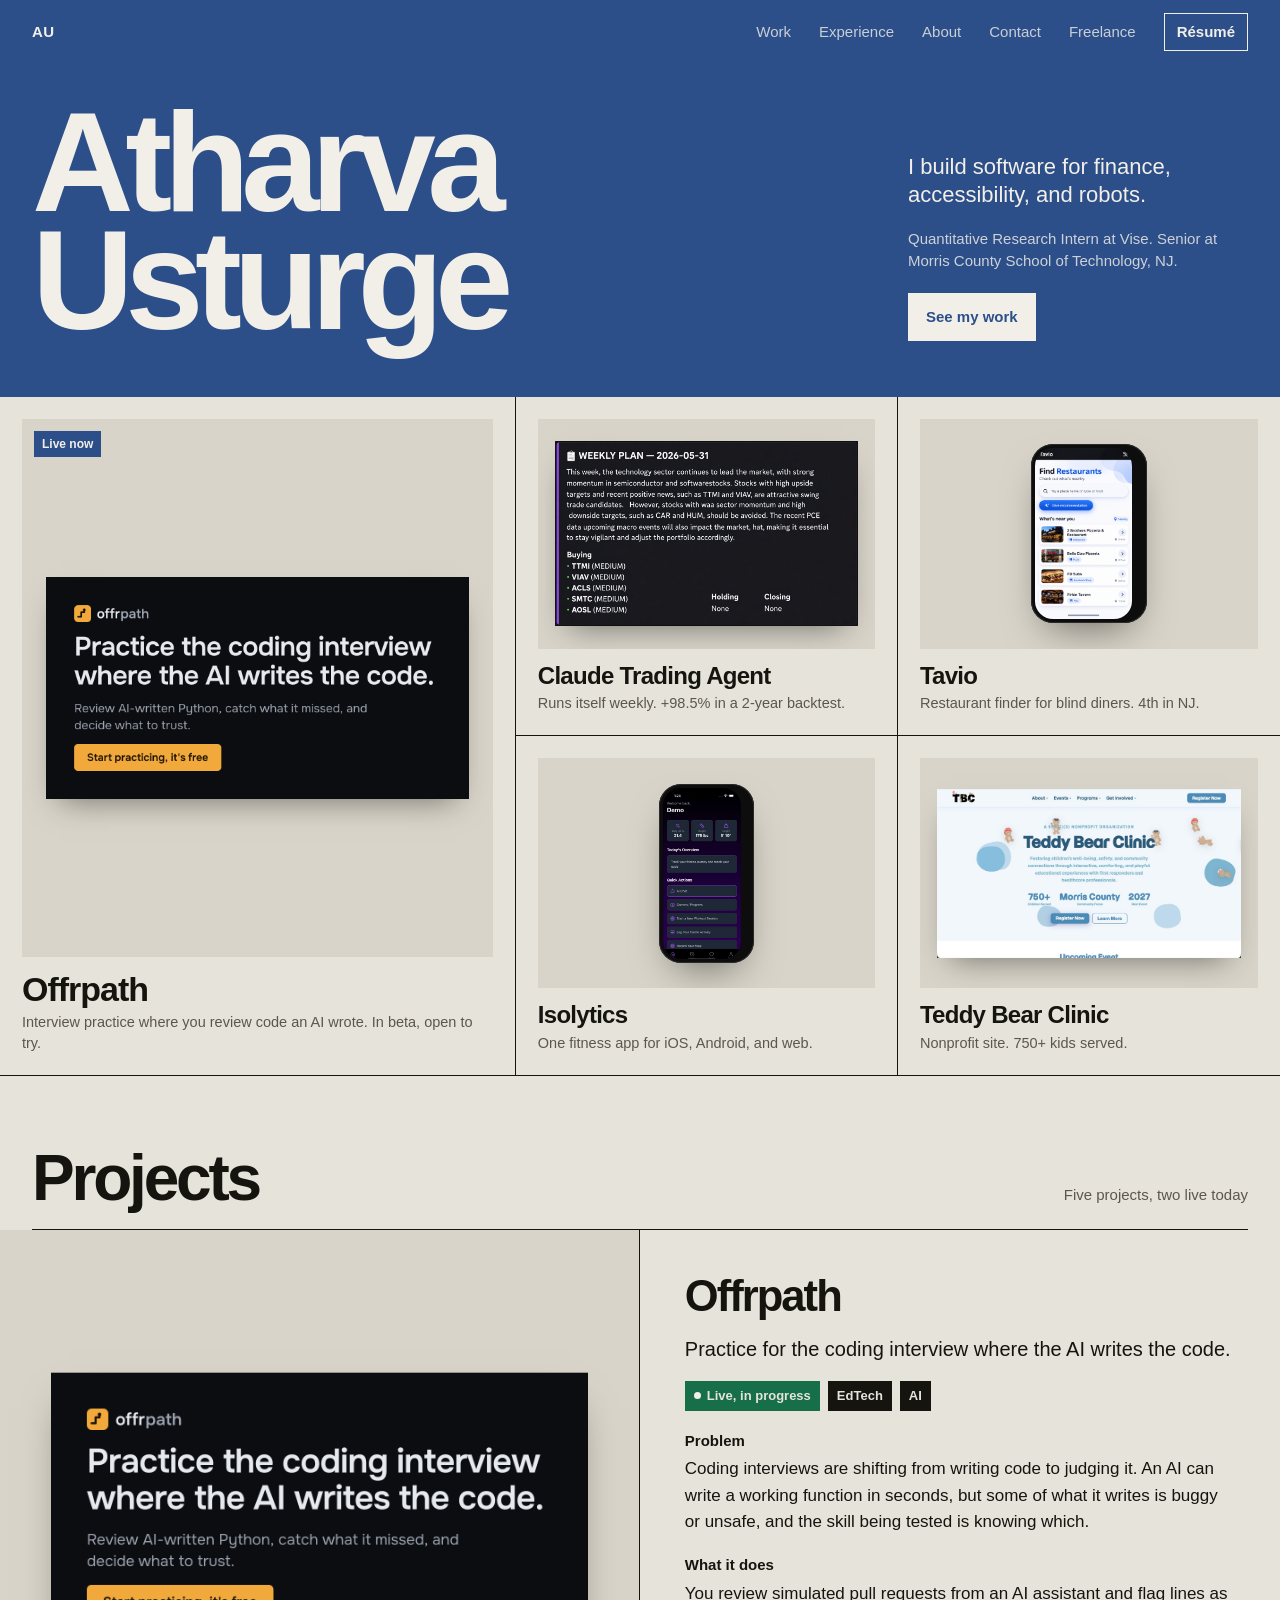
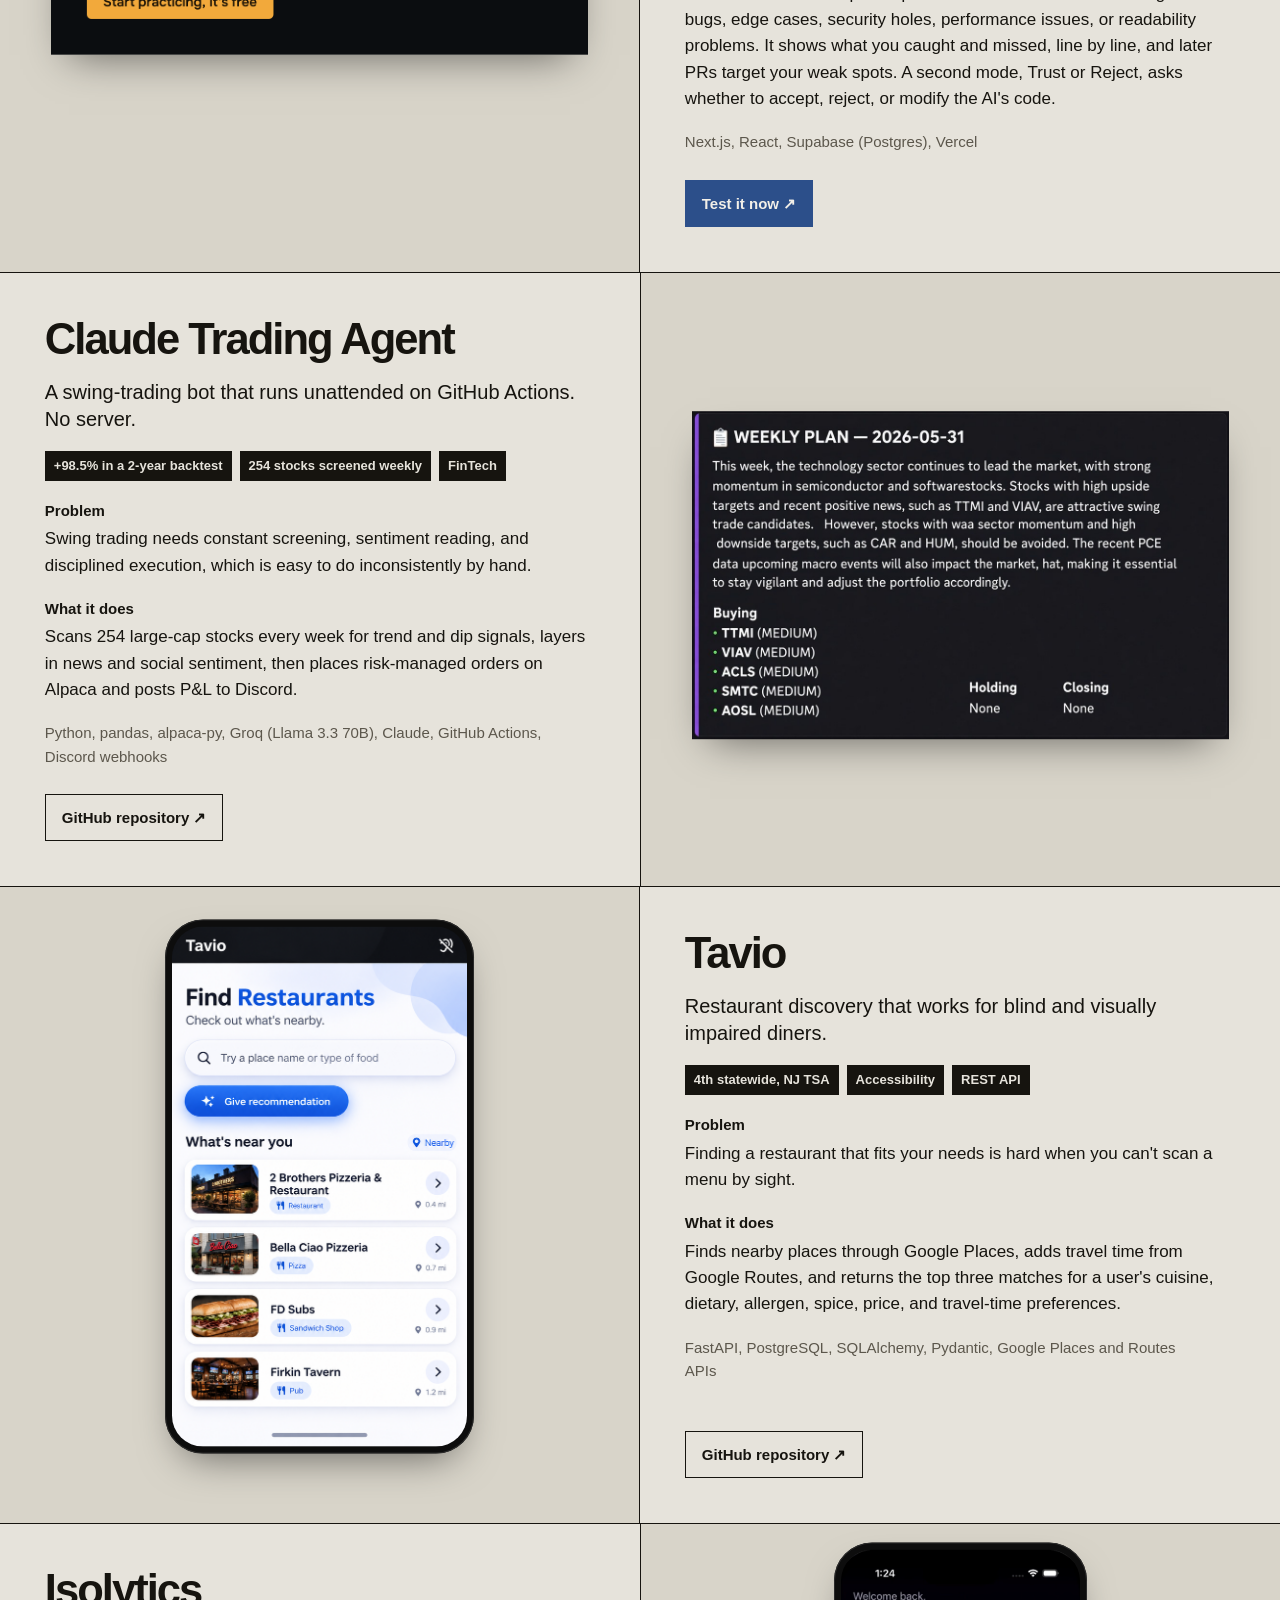
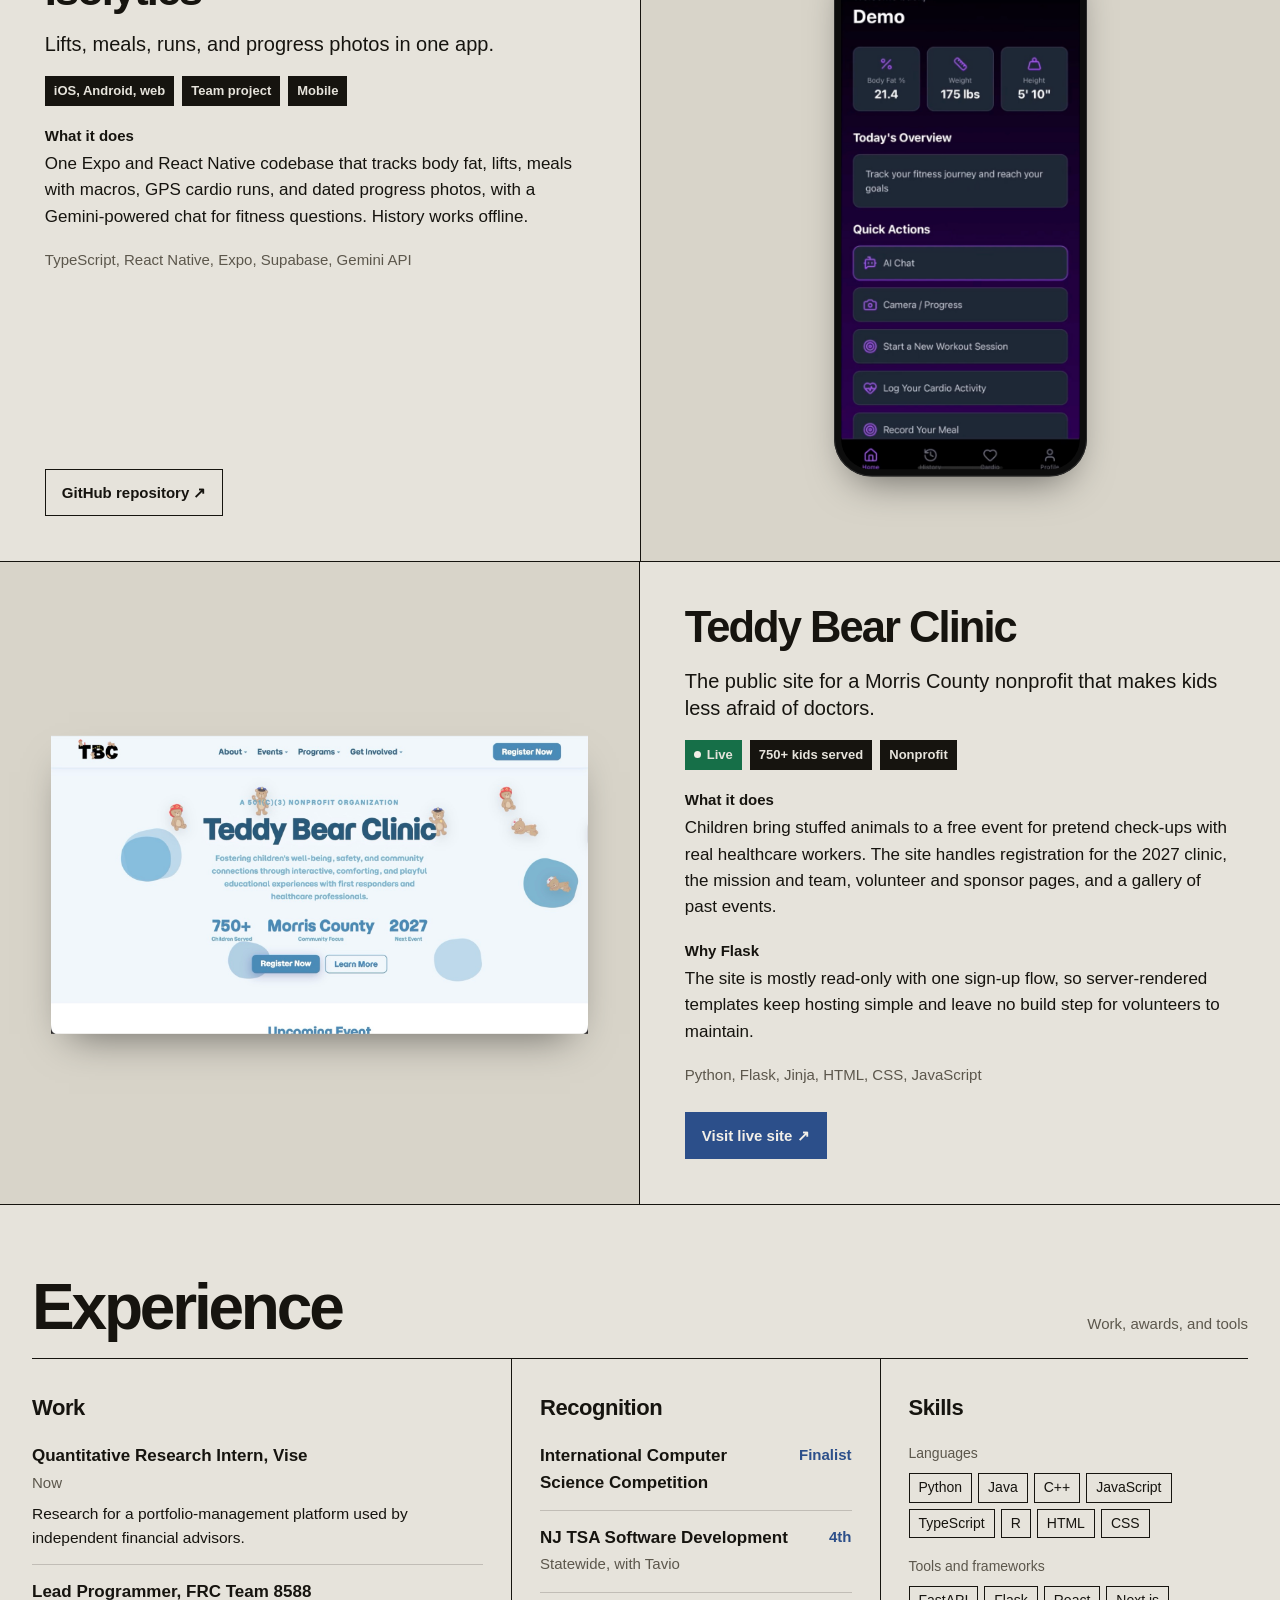
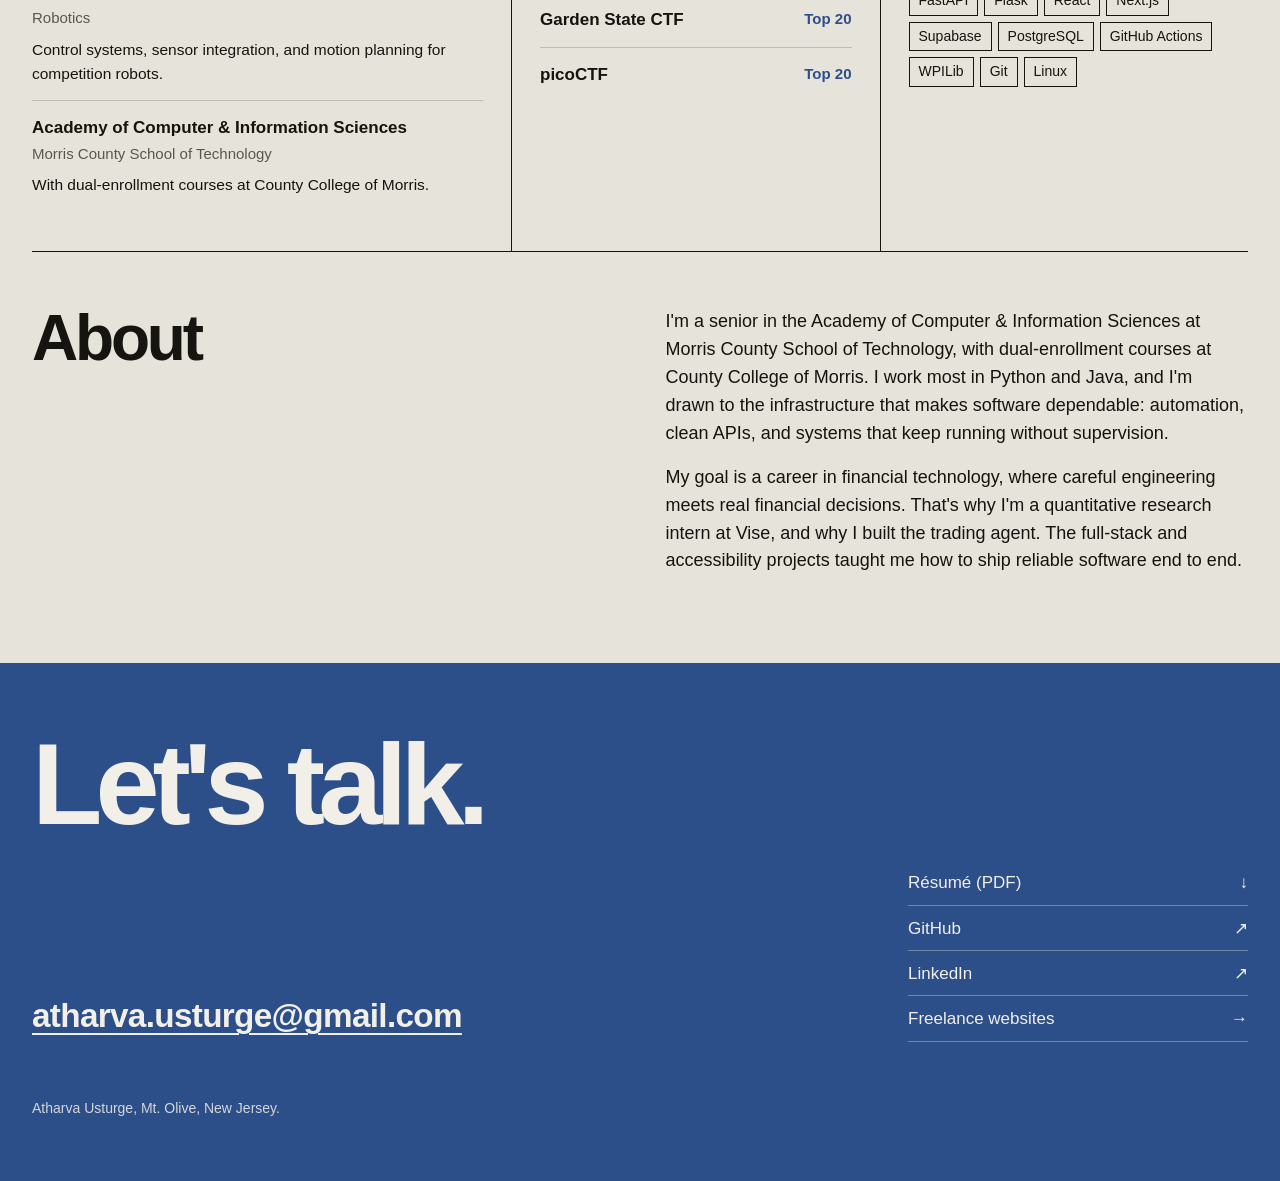
<file: index.html>
<!DOCTYPE html>
<html lang="en">

<head>
  <meta charset="UTF-8" />
  <meta name="viewport" content="width=device-width, initial-scale=1.0" />
  <title>Atharva Usturge · Portfolio</title>
  <meta name="description"
    content="Atharva Usturge: Quantitative Research Intern at Vise and senior at Morris County School of Technology. Software for finance, accessibility, and robots." />
  <link rel="icon" href="assets/favicon.svg" type="image/svg+xml" />
  <link rel="icon" href="assets/favicon-32.png" type="image/png" sizes="32x32" />
  <link rel="apple-touch-icon" href="assets/apple-touch-icon.png" />
  <link rel="stylesheet" href="style.css?v=6" />
</head>

<body>
<a class="skip" href="#work">Skip to projects</a>

<header><div class="wrap">
  <a class="au" href="#top">AU</a>
  <nav aria-label="Primary">
    <a href="#work">Work</a><a href="#experience">Experience</a><a href="#about">About</a><a href="#contact">Contact</a><a class="keep" href="/freelance">Freelance</a>
    <a class="nav-btn" href="AtharvaUsturge-ResumeCopy.pdf">Résumé</a>
  </nav>
</div></header>

<main id="top">
  <div class="band">
    <section class="wrap hero">
      <h1>Atharva<br>Usturge</h1>
      <div class="side">
        <p>I build software for finance, accessibility, and robots.</p>
        <small>Quantitative Research Intern at Vise. Senior at Morris County School of Technology, NJ.</small>
        <a class="btn-on" href="#work">See my work</a>
      </div>
    </section>
  </div>

  <!-- Project grid -->
  <section class="grid" aria-label="Projects overview">
    <a class="tile tile--big" href="#offrpath"><span class="k">Live now</span><div class="shot"><img src="assets/Offrpath.png" alt="Offrpath landing page"></div><div><h2>Offrpath</h2><p>Interview practice where you review code an AI wrote. In beta, open to try.</p></div></a>
    <a class="tile" href="#trading"><div class="shot"><img src="assets/trading-discord.jpg" alt="Trading bot posting to Discord"></div><div><h2>Claude Trading Agent</h2><p>Runs itself weekly. +98.5% in a 2-year backtest.</p></div></a>
    <a class="tile" href="#tavio"><div class="shot"><span class="phone"><img src="assets/tavio-screen.png" alt="Tavio app screen"></span></div><div><h2>Tavio</h2><p>Restaurant finder for blind diners. 4th in NJ.</p></div></a>
    <a class="tile" href="#isolytics"><div class="shot"><span class="phone"><img src="assets/isolytics-screen.png" alt="Isolytics app on iOS"></span></div><div><h2>Isolytics</h2><p>One fitness app for iOS, Android, and web.</p></div></a>
    <a class="tile" href="#tbc"><div class="shot"><img src="assets/tbc-site.jpg" alt="Teddy Bear Clinic website"></div><div><h2>Teddy Bear Clinic</h2><p>Nonprofit site. 750+ kids served.</p></div></a>
  </section>

  <!-- Project details -->
  <div class="wrap" id="work">
    <div class="section-title"><h2>Projects</h2><span>Five projects, two live today</span></div>
  </div>

  <article class="project" id="offrpath">
    <div class="project__shot"><img src="assets/Offrpath.png" alt="Offrpath landing page" loading="lazy"></div>
    <div class="project__text">
      <h3>Offrpath</h3>
      <p class="project__line">Practice for the coding interview where the AI writes the code.</p>
      <div class="facts"><span class="fact fact--live">Live, in progress</span><span class="fact">EdTech</span><span class="fact">AI</span></div>
      <div><h4>Problem</h4><p>Coding interviews are shifting from writing code to judging it. An AI can write a working function in seconds, but some of what it writes is buggy or unsafe, and the skill being tested is knowing which.</p></div>
      <div><h4>What it does</h4><p>You review simulated pull requests from an AI assistant and flag lines as bugs, edge cases, security holes, performance issues, or readability problems. It shows what you caught and missed, line by line, and later PRs target your weak spots. A second mode, Trust or Reject, asks whether to accept, reject, or modify the AI's code.</p></div>
      <p class="stack">Next.js, React, Supabase (Postgres), Vercel</p>
      <div class="links"><a class="btn btn--solid" href="https://offrpath.vercel.app" target="_blank" rel="noopener">Test it now ↗</a></div>
    </div>
  </article>

  <article class="project" id="trading">
    <div class="project__shot"><img src="assets/trading-discord.jpg" alt="Trade execution and P&amp;L update posted to Discord" loading="lazy"></div>
    <div class="project__text">
      <h3>Claude Trading Agent</h3>
      <p class="project__line">A swing-trading bot that runs unattended on GitHub Actions. No server.</p>
      <div class="facts"><span class="fact">+98.5% in a 2-year backtest</span><span class="fact">254 stocks screened weekly</span><span class="fact">FinTech</span></div>
      <div><h4>Problem</h4><p>Swing trading needs constant screening, sentiment reading, and disciplined execution, which is easy to do inconsistently by hand.</p></div>
      <div><h4>What it does</h4><p>Scans 254 large-cap stocks every week for trend and dip signals, layers in news and social sentiment, then places risk-managed orders on Alpaca and posts P&amp;L to Discord.</p></div>
      <p class="stack">Python, pandas, alpaca-py, Groq (Llama 3.3 70B), Claude, GitHub Actions, Discord webhooks</p>
      <div class="links"><a class="btn" href="https://github.com/atharvausturge/ClaudeTradingAgent" target="_blank" rel="noopener">GitHub repository ↗</a></div>
    </div>
  </article>

  <article class="project" id="tavio">
    <div class="project__shot"><span class="phone"><img src="assets/tavio-screen.png" alt="Tavio app showing nearby restaurants" loading="lazy"></span></div>
    <div class="project__text">
      <h3>Tavio</h3>
      <p class="project__line">Restaurant discovery that works for blind and visually impaired diners.</p>
      <div class="facts"><span class="fact">4th statewide, NJ TSA</span><span class="fact">Accessibility</span><span class="fact">REST API</span></div>
      <div><h4>Problem</h4><p>Finding a restaurant that fits your needs is hard when you can't scan a menu by sight.</p></div>
      <div><h4>What it does</h4><p>Finds nearby places through Google Places, adds travel time from Google Routes, and returns the top three matches for a user's cuisine, dietary, allergen, spice, price, and travel-time preferences.</p></div>
      <p class="stack">FastAPI, PostgreSQL, SQLAlchemy, Pydantic, Google Places and Routes APIs</p>
      <div class="links"><a class="btn" href="https://github.com/atharvausturge/Tavio-Backend" target="_blank" rel="noopener">GitHub repository ↗</a></div>
    </div>
  </article>

  <article class="project" id="isolytics">
    <div class="project__shot"><span class="phone"><img src="assets/isolytics-screen.png" alt="Isolytics home screen on iOS" loading="lazy"></span></div>
    <div class="project__text">
      <h3>Isolytics</h3>
      <p class="project__line">Lifts, meals, runs, and progress photos in one app.</p>
      <div class="facts"><span class="fact">iOS, Android, web</span><span class="fact">Team project</span><span class="fact">Mobile</span></div>
      <div><h4>What it does</h4><p>One Expo and React Native codebase that tracks body fat, lifts, meals with macros, GPS cardio runs, and dated progress photos, with a Gemini-powered chat for fitness questions. History works offline.</p></div>
      <p class="stack">TypeScript, React Native, Expo, Supabase, Gemini API</p>
      <div class="links"><a class="btn" href="https://github.com/ayaang12/isolytics" target="_blank" rel="noopener">GitHub repository ↗</a></div>
    </div>
  </article>

  <article class="project" id="tbc">
    <div class="project__shot"><img src="assets/tbc-site.jpg" alt="Teddy Bear Clinic website" loading="lazy"></div>
    <div class="project__text">
      <h3>Teddy Bear Clinic</h3>
      <p class="project__line">The public site for a Morris County nonprofit that makes kids less afraid of doctors.</p>
      <div class="facts"><span class="fact fact--live">Live</span><span class="fact">750+ kids served</span><span class="fact">Nonprofit</span></div>
      <div><h4>What it does</h4><p>Children bring stuffed animals to a free event for pretend check-ups with real healthcare workers. The site handles registration for the 2027 clinic, the mission and team, volunteer and sponsor pages, and a gallery of past events.</p></div>
      <div><h4>Why Flask</h4><p>The site is mostly read-only with one sign-up flow, so server-rendered templates keep hosting simple and leave no build step for volunteers to maintain.</p></div>
      <p class="stack">Python, Flask, Jinja, HTML, CSS, JavaScript</p>
      <div class="links"><a class="btn btn--solid" href="https://theteddybearclinic.org" target="_blank" rel="noopener">Visit live site ↗</a></div>
    </div>
  </article>

  <!-- Experience, recognition, skills -->
  <div class="wrap" id="experience">
    <div class="section-title"><h2>Experience</h2><span>Work, awards, and tools</span></div>
    <div class="three">
      <div>
        <h3>Work</h3>
        <ul class="list">
          <li><b>Quantitative Research Intern, Vise</b><span>Now</span><p>Research for a portfolio-management platform used by independent financial advisors.</p></li>
          <li><b>Lead Programmer, FRC Team 8588</b><span>Robotics</span><p>Control systems, sensor integration, and motion planning for competition robots.</p></li>
          <li><b>Academy of Computer &amp; Information Sciences</b><span>Morris County School of Technology</span><p>With dual-enrollment courses at County College of Morris.</p></li>
        </ul>
      </div>
      <div>
        <h3>Recognition</h3>
        <ul class="list">
          <li><span class="res">Finalist</span><b>International Computer Science Competition</b></li>
          <li><span class="res">4th</span><b>NJ TSA Software Development</b><span>Statewide, with Tavio</span></li>
          <li><span class="res">Top 20</span><b>Garden State CTF</b></li>
          <li><span class="res">Top 20</span><b>picoCTF</b></li>
        </ul>
      </div>
      <div>
        <h3>Skills</h3>
        <p class="label">Languages</p>
        <ul class="chips"><li>Python</li><li>Java</li><li>C++</li><li>JavaScript</li><li>TypeScript</li><li>R</li><li>HTML</li><li>CSS</li></ul>
        <p class="label">Tools and frameworks</p>
        <ul class="chips"><li>FastAPI</li><li>Flask</li><li>React</li><li>Next.js</li><li>Supabase</li><li>PostgreSQL</li><li>GitHub Actions</li><li>WPILib</li><li>Git</li><li>Linux</li></ul>
      </div>
    </div>
  </div>

  <section class="wrap about" id="about">
    <h2>About</h2>
    <div>
      <p>I'm a senior in the Academy of Computer &amp; Information Sciences at Morris County School of Technology, with dual-enrollment courses at County College of Morris. I work most in Python and Java, and I'm drawn to the infrastructure that makes software dependable: automation, clean APIs, and systems that keep running without supervision.</p>
      <p>My goal is a career in financial technology, where careful engineering meets real financial decisions. That's why I'm a quantitative research intern at Vise, and why I built the trading agent. The full-stack and accessibility projects taught me how to ship reliable software end to end.</p>
    </div>
  </section>
</main>

<footer class="band" id="contact">
  <div class="wrap contact">
    <h2>Let's talk.</h2>
    <div class="row">
      <a class="email" href="mailto:atharva.usturge@gmail.com">atharva.usturge@gmail.com</a>
      <div class="others">
        <a href="AtharvaUsturge-ResumeCopy.pdf"><span>Résumé (PDF)</span><span>↓</span></a>
        <a href="https://github.com/atharvausturge" target="_blank" rel="noopener"><span>GitHub</span><span>↗</span></a>
        <a href="https://www.linkedin.com/in/atharva-usturge-a80535349/" target="_blank" rel="noopener"><span>LinkedIn</span><span>↗</span></a>
        <a href="/freelance"><span>Freelance websites</span><span>→</span></a>
      </div>
    </div>
    <p class="foot">Atharva Usturge, Mt. Olive, New Jersey.</p>
  </div>
</footer>
<script src="main.js?v=4"></script>
</body>

</html>
</file>
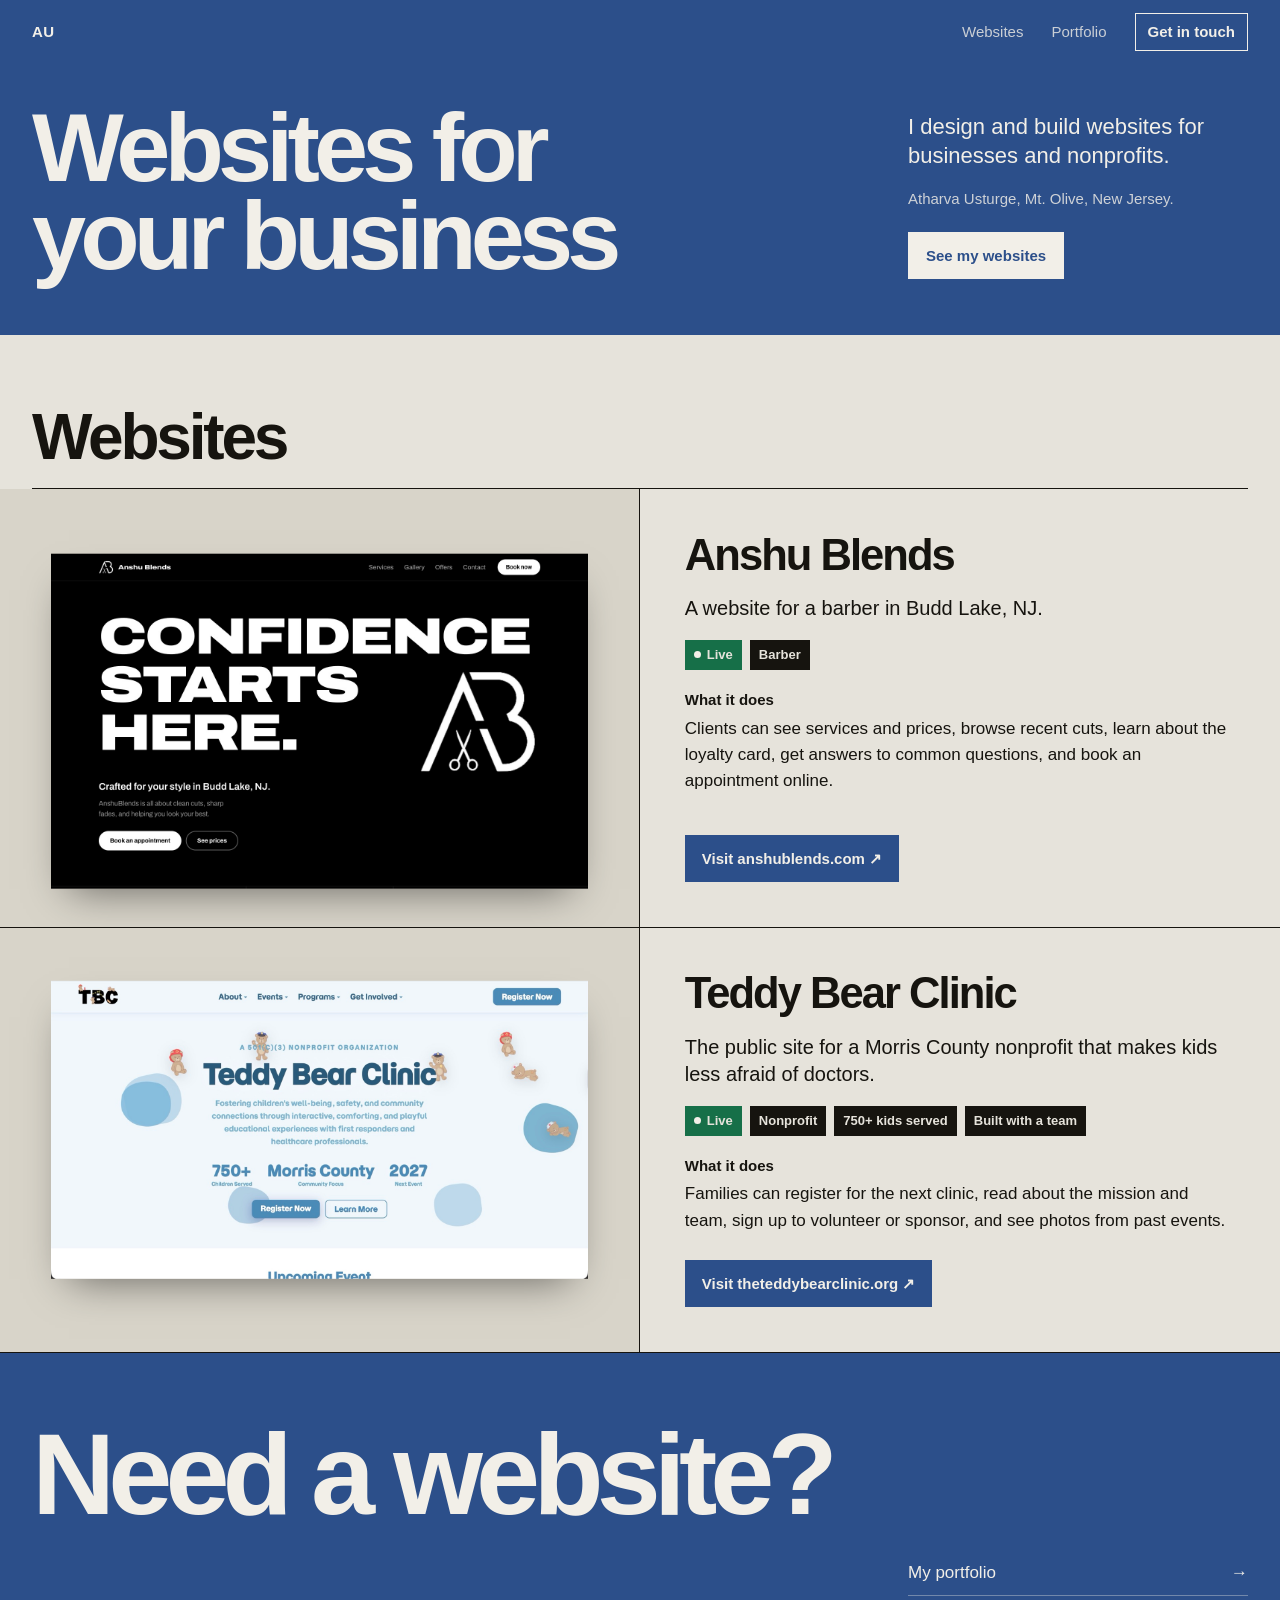
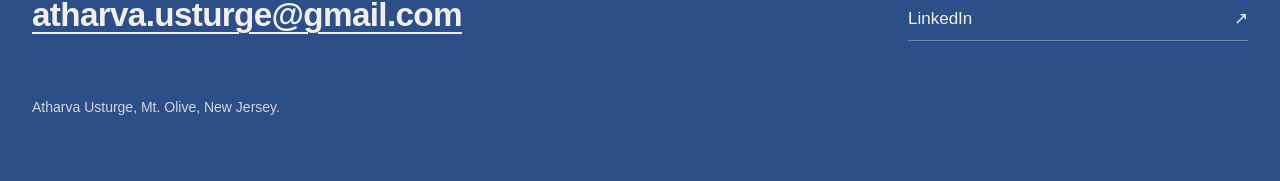
<file: freelance.html>
<!DOCTYPE html>
<html lang="en">

<head>
  <meta charset="UTF-8" />
  <meta name="viewport" content="width=device-width, initial-scale=1.0" />
  <title>Websites for Businesses · Atharva Usturge</title>
  <meta name="description"
    content="Atharva Usturge designs and builds websites for businesses and nonprofits. See recent sites, including Anshu Blends and the Teddy Bear Clinic." />
  <link rel="icon" href="assets/favicon.svg" type="image/svg+xml" />
  <link rel="icon" href="assets/favicon-32.png" type="image/png" sizes="32x32" />
  <link rel="apple-touch-icon" href="assets/apple-touch-icon.png" />
  <link rel="stylesheet" href="style.css?v=6" />
</head>

<body>
<a class="skip" href="#sites">Skip to websites</a>

<header><div class="wrap">
  <a class="au" href="/">AU</a>
  <nav aria-label="Primary">
    <a href="#sites">Websites</a>
    <a class="keep" href="/">Portfolio</a>
    <a class="nav-btn" href="#contact">Get in touch</a>
  </nav>
</div></header>

<main id="top">
  <div class="band">
    <section class="wrap hero hero--page">
      <h1>Websites for<br>your business</h1>
      <div class="side">
        <p>I design and build websites for businesses and nonprofits.</p>
        <small>Atharva Usturge, Mt. Olive, New Jersey.</small>
        <a class="btn-on" href="#sites">See my websites</a>
      </div>
    </section>
  </div>

  <div class="wrap" id="sites">
    <div class="section-title"><h2>Websites</h2></div>
  </div>

  <!-- To add a client: copy one <article> below, then change the id, image, text, and link.
       Save the screenshot in assets/. Newest client goes first. -->

  <article class="project" id="anshu-blends">
    <div class="project__shot"><img src="assets/anshu-blends.jpg" alt="Anshu Blends website with the headline Confidence starts here" loading="lazy"></div>
    <div class="project__text">
      <h3>Anshu Blends</h3>
      <p class="project__line">A website for a barber in Budd Lake, NJ.</p>
      <div class="facts"><span class="fact fact--live">Live</span><span class="fact">Barber</span></div>
      <div><h4>What it does</h4><p>Clients can see services and prices, browse recent cuts, learn about the loyalty card, get answers to common questions, and book an appointment online.</p></div>
      <div class="links"><a class="btn btn--solid" href="https://anshublends.com" target="_blank" rel="noopener">Visit anshublends.com ↗</a></div>
    </div>
  </article>

  <article class="project" id="teddy-bear-clinic">
    <div class="project__shot"><img src="assets/tbc-site.jpg" alt="Teddy Bear Clinic website" loading="lazy"></div>
    <div class="project__text">
      <h3>Teddy Bear Clinic</h3>
      <p class="project__line">The public site for a Morris County nonprofit that makes kids less afraid of doctors.</p>
      <div class="facts"><span class="fact fact--live">Live</span><span class="fact">Nonprofit</span><span class="fact">750+ kids served</span><span class="fact">Built with a team</span></div>
      <div><h4>What it does</h4><p>Families can register for the next clinic, read about the mission and team, sign up to volunteer or sponsor, and see photos from past events.</p></div>
      <div class="links"><a class="btn btn--solid" href="https://theteddybearclinic.org" target="_blank" rel="noopener">Visit theteddybearclinic.org ↗</a></div>
    </div>
  </article>
</main>

<footer class="band" id="contact">
  <div class="wrap contact">
    <h2>Need a website?</h2>
    <div class="row">
      <a class="email" href="mailto:atharva.usturge@gmail.com">atharva.usturge@gmail.com</a>
      <div class="others">
        <a href="/"><span>My portfolio</span><span>→</span></a>
        <a href="https://www.linkedin.com/in/atharva-usturge-a80535349/" target="_blank" rel="noopener"><span>LinkedIn</span><span>↗</span></a>
      </div>
    </div>
    <p class="foot">Atharva Usturge, Mt. Olive, New Jersey.</p>
  </div>
</footer>
<script src="main.js?v=4"></script>
</body>

</html>
</file>
<file: style.css>
/* ==========================================================================
   Atharva Usturge - Portfolio
   Cobalt bands open and close the page; everything between sits on warm
   paper, divided by ink rules. Helvetica throughout.
   ========================================================================== */
:root {
  --cobalt: #2c4f8a; --paper: #e6e3db; --paper-2: #d8d4c9; --ink: #16140f; --soft: #5c574c;
  --on: #f2efe8; --rule: rgba(22,20,15,.18); --live: #166f48;
  --sans: "Helvetica Neue", Helvetica, Arial, sans-serif;
  --mono: ui-monospace, "SF Mono", Menlo, Consolas, monospace;
}
* { box-sizing: border-box; }
html { scroll-behavior: smooth; }
body { margin: 0; background: var(--paper); color: var(--ink); font-family: var(--sans); font-size: 17px; line-height: 1.55; -webkit-font-smoothing: antialiased; }
a { color: inherit; }
img { max-width: 100%; display: block; }
:focus-visible { outline: 2px solid var(--cobalt); outline-offset: 3px; }
.band :focus-visible { outline-color: var(--on); }
.wrap { max-width: 1440px; margin: 0 auto; padding: 0 max(16px, 2.5vw); }
.skip { position: absolute; left: -999px; }
.skip:focus { left: 16px; top: 16px; background: var(--on); color: var(--cobalt); padding: 8px 12px; z-index: 10; }

/* ---------- Cobalt bands (top and bottom) */
.band { background: var(--cobalt); color: var(--on); overflow: hidden; }
header { position: sticky; top: 0; z-index: 5; background: var(--cobalt); color: var(--on); }
header .wrap { display: flex; align-items: center; height: 64px; font-size: 15px; gap: 2rem; }
header .au { font-weight: 700; text-decoration: none; letter-spacing: 0.02em; }
header nav { margin-left: auto; display: flex; gap: 1.75rem; align-items: center; }
header nav a { text-decoration: none; opacity: .8; }
header nav a:hover { opacity: 1; }
header nav .nav-btn { opacity: 1; border: 1.5px solid var(--on); padding: 6px 12px; font-weight: 700; }
header nav .nav-btn:hover { background: var(--on); color: var(--cobalt); }

.hero { padding-block: 40px 56px; display: grid; grid-template-columns: minmax(0, 1fr) 340px; gap: 4vw; align-items: end; }
h1 { will-change: transform; margin: 0; font-size: clamp(64px, 11vw, 176px); line-height: .84; letter-spacing: -0.06em; font-weight: 700; }
.side p { font-size: 22px; line-height: 1.3; margin: 0 0 18px; }
.side small { display: block; font-size: 15px; line-height: 1.45; opacity: .82; }
.hero--page h1 { font-size: clamp(48px, 7.6vw, 124px); line-height: .9; }
.btn-on { display: inline-block; margin-top: 22px; background: var(--on); color: var(--cobalt); text-decoration: none; font-weight: 700; padding: 12px 18px; font-size: 15px; }
.btn-on:hover { background: var(--ink); color: var(--on); }

/* ---------- Project grid: Offrpath large, four smaller */
.grid { display: grid; grid-template-columns: 1.35fr 1fr 1fr; grid-template-rows: auto auto; border-bottom: 1px solid var(--ink); }
.tile { position: relative; text-decoration: none; border-right: 1px solid var(--ink); border-bottom: 1px solid var(--ink); padding: 22px; display: flex; flex-direction: column; gap: 14px; }
.tile:nth-child(3), .tile:nth-child(5) { border-right: 0; }
.tile:nth-child(4), .tile:nth-child(5) { border-bottom: 0; }
.tile--big { grid-row: span 2; border-bottom: 0; }
.tile .shot { height: 230px; display: flex; align-items: center; justify-content: center; background: var(--paper-2); overflow: hidden; }
.tile--big .shot { height: auto; flex: 1; min-height: 320px; }
.tile .shot img { max-width: 90%; max-height: 200px; box-shadow: 0 14px 30px -14px rgba(0,0,0,.5); transition: transform .3s; }
.tile--big .shot img { max-height: 340px; }
.tile:hover .shot img { transform: translateY(-4px); }
.tile h2 { margin: 0; font-size: 24px; letter-spacing: -0.03em; line-height: 1.1; }
.tile--big h2 { font-size: 34px; }
.tile p { margin: 4px 0 0; color: var(--soft); font-size: 14.5px; line-height: 1.4; }
.tile .k { position: absolute; top: 34px; left: 34px; background: var(--cobalt); color: var(--on); font-size: 12px; font-weight: 700; padding: 4px 8px; }

/* ---------- Project details */
.section-title { display: flex; align-items: baseline; justify-content: space-between; gap: 1rem; padding-block: 72px 20px; border-bottom: 1px solid var(--ink); }
.section-title h2 { margin: 0; font-size: clamp(40px, 5vw, 72px); letter-spacing: -0.05em; line-height: .95; }
.section-title span { color: var(--soft); font-size: 15px; }

.project { display: grid; grid-template-columns: minmax(0, 1fr) minmax(0, 1fr); border-bottom: 1px solid var(--ink); scroll-margin-top: 64px; }
.project__shot { background: var(--paper-2); overflow: hidden; display: flex; align-items: center; justify-content: center; padding: clamp(24px, 4vw, 56px); border-right: 1px solid var(--ink); }
.project__shot img { max-height: 460px; width: auto; box-shadow: 0 18px 40px -18px rgba(0,0,0,.55); }
.project__text { padding: clamp(24px, 3.5vw, 48px); display: flex; flex-direction: column; gap: 18px; min-width: 0; }
.project__text h3 { margin: 0; font-size: clamp(32px, 3.4vw, 48px); letter-spacing: -0.045em; line-height: 1; }
.project__line { font-size: 20px; line-height: 1.35; margin: 0; max-width: 34ch; }
.facts { display: flex; flex-wrap: wrap; gap: 8px; }
.fact { background: var(--ink); color: var(--paper); font-size: 13px; font-weight: 700; padding: 5px 9px; }
.fact--live { background: var(--live); }
.fact--live::before { content: ""; display: inline-block; width: 7px; height: 7px; border-radius: 50%; background: var(--on); margin-right: 6px; vertical-align: 1px; }
.project__text h4 { margin: 0 0 4px; font-size: 15px; }
.project__text p { margin: 0; max-width: 62ch; }
.project__text code { font-family: var(--mono); font-size: 0.84em; background: var(--paper-2); padding: 1px 5px; }
.stack { color: var(--soft); font-size: 15px; }
details summary { cursor: pointer; font-weight: 700; color: var(--cobalt); font-size: 15px; }
details pre { margin: 12px 0 0; background: var(--ink); color: var(--paper); padding: 16px 18px; overflow-x: auto; font-family: var(--mono); font-size: 13px; line-height: 1.55; }
.links { display: flex; flex-wrap: wrap; gap: 10px; margin-top: auto; padding-top: 8px; }
.btn { display: inline-block; text-decoration: none; font-weight: 700; font-size: 15px; padding: 11px 16px; border: 1.5px solid var(--ink); }
.btn:hover { background: var(--ink); color: var(--paper); }
.btn--solid { background: var(--cobalt); border-color: var(--cobalt); color: var(--on); }
.btn--solid:hover { background: var(--ink); border-color: var(--ink); }

/* ---------- Experience / recognition / skills */
.three { display: grid; grid-template-columns: 1.3fr 1fr 1fr; border-bottom: 1px solid var(--ink); }
.three > div { padding: 32px 28px 40px 0; }
.three > div + div { padding-left: 28px; border-left: 1px solid var(--ink); }
.three h3 { margin: 0 0 18px; font-size: 22px; letter-spacing: -0.02em; }
.list { list-style: none; margin: 0; padding: 0; }
.list li { padding: 14px 0; border-top: 1px solid var(--rule); }
.list li:first-child { border-top: 0; padding-top: 0; }
.list b { display: block; }
.list span { color: var(--soft); font-size: 15px; }
.list p { margin: 6px 0 0; font-size: 15.5px; }
.list .res { float: right; font-weight: 700; color: var(--cobalt); margin-left: 12px; }
.chips { display: flex; flex-wrap: wrap; gap: 6px; margin: 0 0 18px; padding: 0; list-style: none; }
.chips li { border: 1px solid var(--ink); padding: 3px 9px; font-size: 14px; }
.label { font-size: 14px; color: var(--soft); margin: 0 0 8px; }

.about { display: grid; grid-template-columns: minmax(0, 1fr) minmax(0, 1fr); gap: 4vw; padding-block: 56px 72px; }
.about h2 { margin: 0; font-size: clamp(40px, 5vw, 72px); letter-spacing: -0.05em; line-height: .95; }
.about p { margin: 0 0 16px; font-size: 18px; max-width: 58ch; }

/* ---------- Contact band */
.contact { padding-block: 72px 48px; }
.contact h2 { margin: 0; font-size: clamp(56px, 9vw, 150px); letter-spacing: -0.06em; line-height: .86; }
.contact .row { display: grid; grid-template-columns: minmax(0, 1fr) 340px; gap: 4vw; align-items: end; margin-top: 36px; }
.contact .email { font-size: clamp(22px, 2.6vw, 36px); font-weight: 700; letter-spacing: -0.02em; text-decoration-thickness: 2px; text-underline-offset: 6px; overflow-wrap: anywhere; }
.contact .others { display: flex; flex-direction: column; gap: 10px; }
.contact .others a { text-decoration: none; display: flex; justify-content: space-between; border-bottom: 1px solid rgba(242,239,232,.35); padding-bottom: 8px; }
.contact .others a:hover { border-color: var(--on); }
.foot { margin-top: 56px; font-size: 14px; opacity: .85; }


/* Phone screenshots get a slim device frame */
.phone { display: inline-block; background: #0d0d0d; padding: 7px; border-radius: 38px; box-shadow: 0 18px 40px -16px rgba(0,0,0,.55), inset 0 0 0 1px #2a2a2a; line-height: 0; }
.phone img { border-radius: 31px; box-shadow: none !important; }
.tile .phone { padding: 4px; border-radius: 22px; }
.tile .phone img { border-radius: 18px; max-height: 190px; }
.project__shot .phone img { max-height: 520px; }

/* Portfolio only: every other project flips, so the text is on the left and the
   picture on the right. On narrow screens the picture always stays on top. */
@media (min-width: 961px) {
  #work ~ .project:nth-of-type(even) .project__shot { order: 2; border-right: 0; border-left: 1px solid var(--ink); }
}

@media (max-width: 960px) {
  header nav a:not(.nav-btn):not(.keep) { display: none; }
  .hero, .contact .row { grid-template-columns: 1fr; }
  .grid { grid-template-columns: 1fr 1fr; }
  .tile--big { grid-column: span 2; grid-row: auto; border-right: 0; border-bottom: 1px solid var(--ink); }
  .tile:nth-child(2), .tile:nth-child(4) { border-right: 1px solid var(--ink); }
  .tile:nth-child(3) { border-right: 0; }
  .tile:nth-child(3) { border-bottom: 1px solid var(--ink); }
  .project { grid-template-columns: 1fr; }
  .project__shot { border-right: 0; border-bottom: 1px solid var(--ink); }
  .project__shot img { max-height: 340px; }
  .three { grid-template-columns: 1fr; }
  .three > div + div { padding-left: 0; border-left: 0; border-top: 1px solid var(--ink); }
  .about { grid-template-columns: 1fr; }
}
@media (max-width: 560px) {
  .grid { grid-template-columns: 1fr; }
  .tile--big { grid-column: auto; }
  .tile { border-right: 0 !important; border-bottom: 1px solid var(--ink) !important; }
  .tile:last-child { border-bottom: 0 !important; }
  .tile .shot { height: 200px; }
  .tile--big .shot { min-height: 220px; }
}
@media (prefers-reduced-motion: reduce) {
  html { scroll-behavior: auto; }
  * { transition: none !important; }
}
</file>
